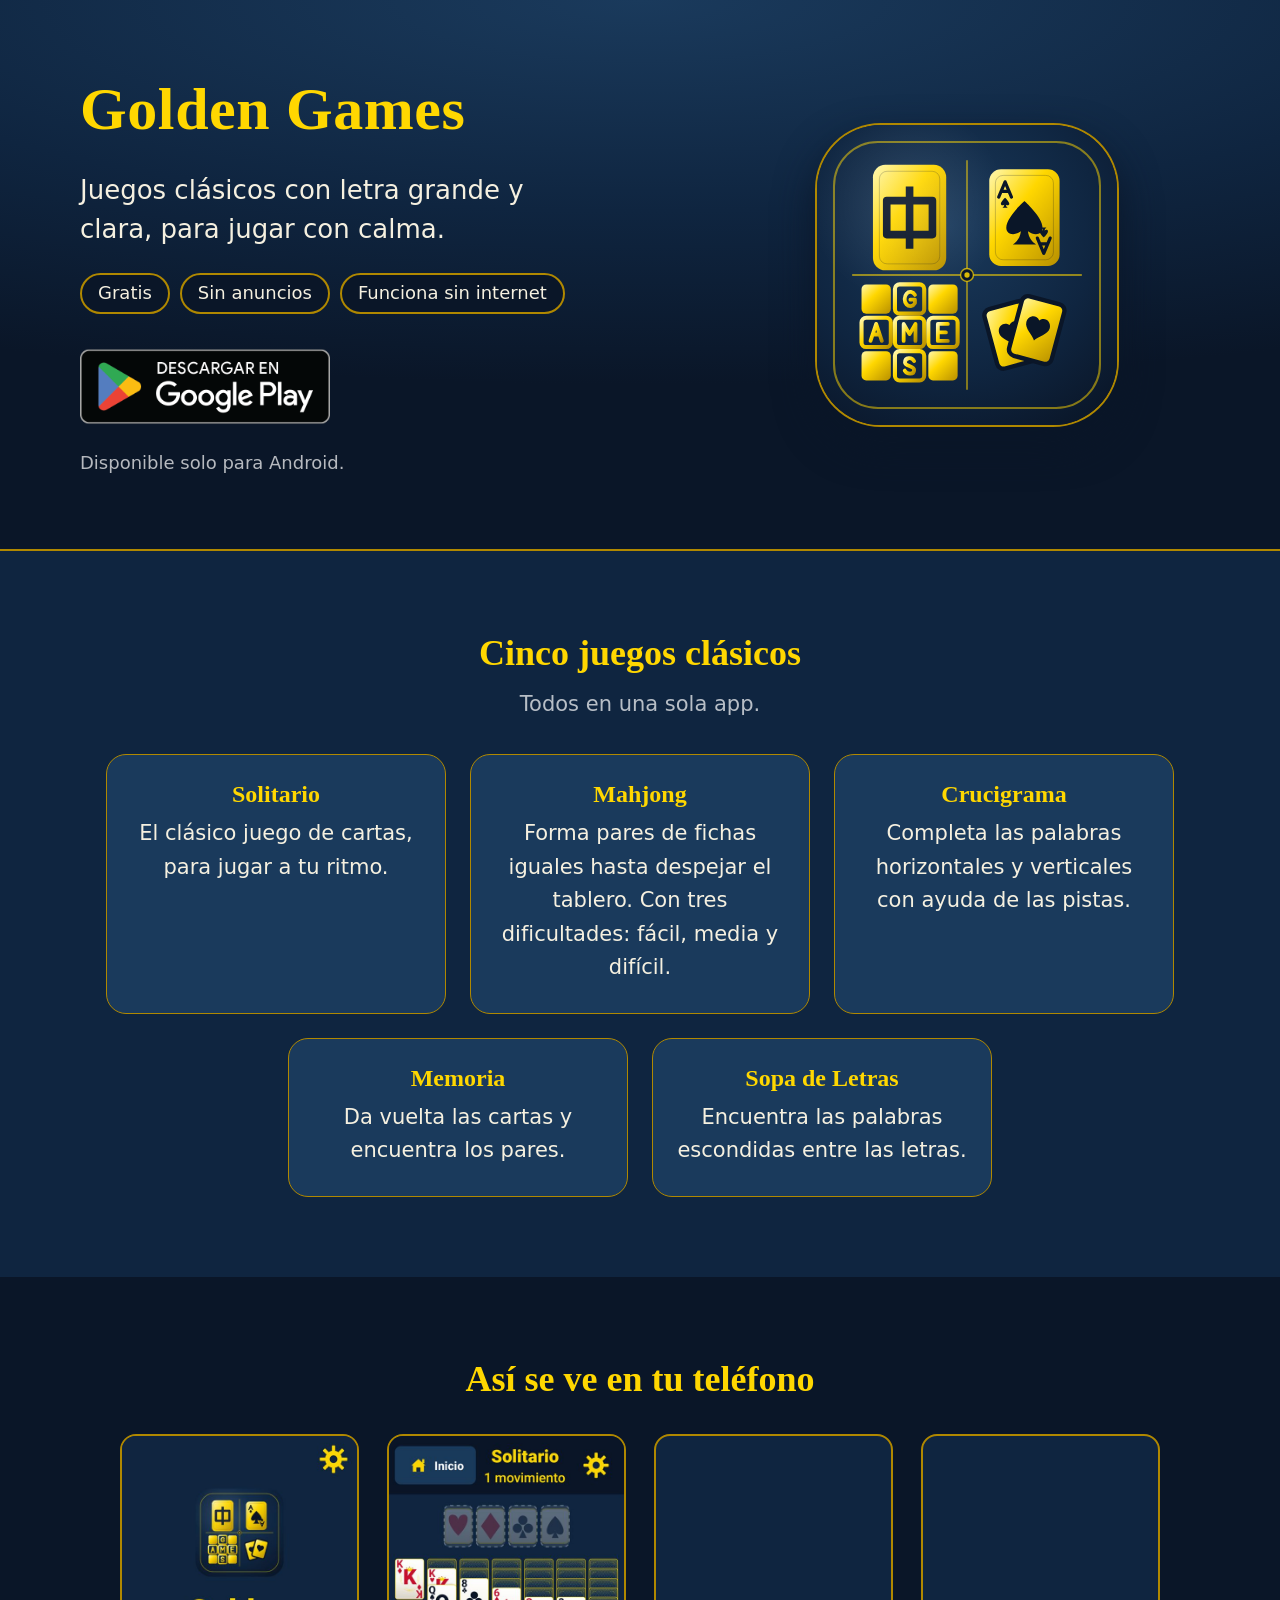
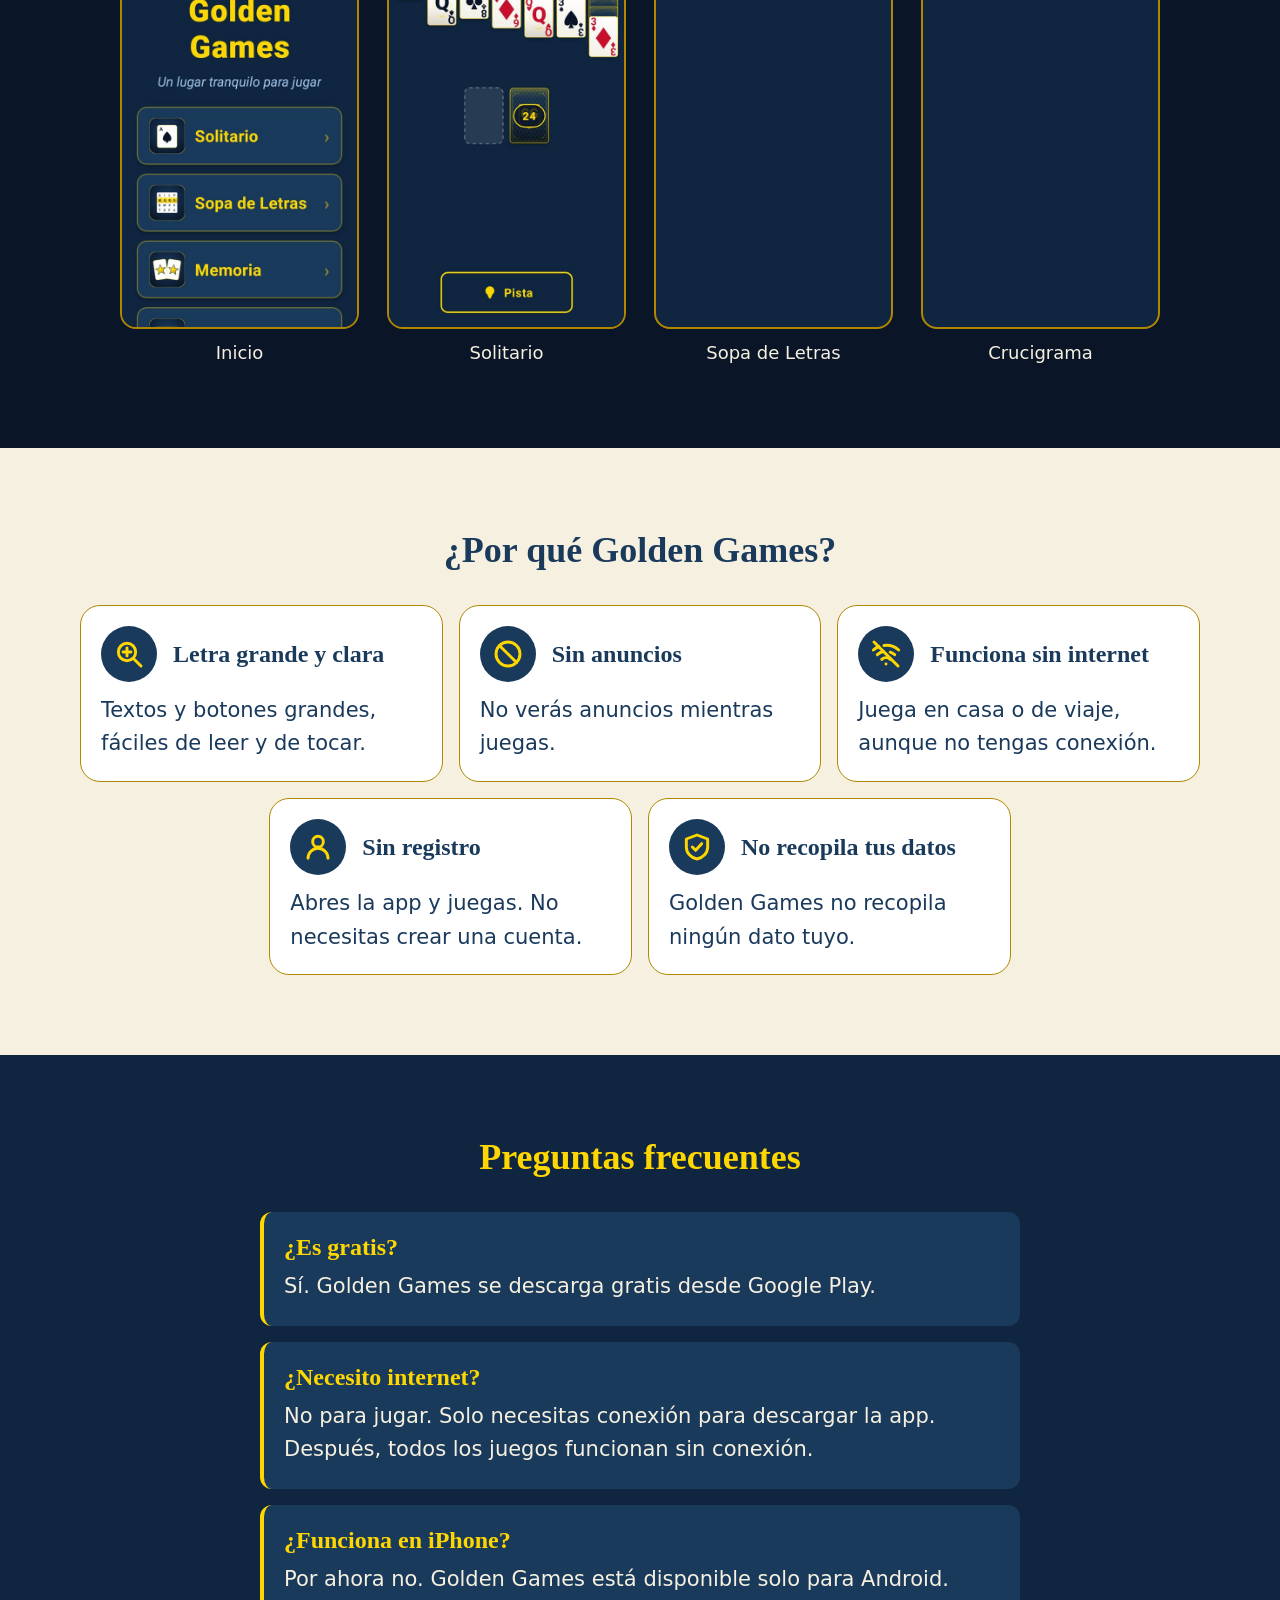
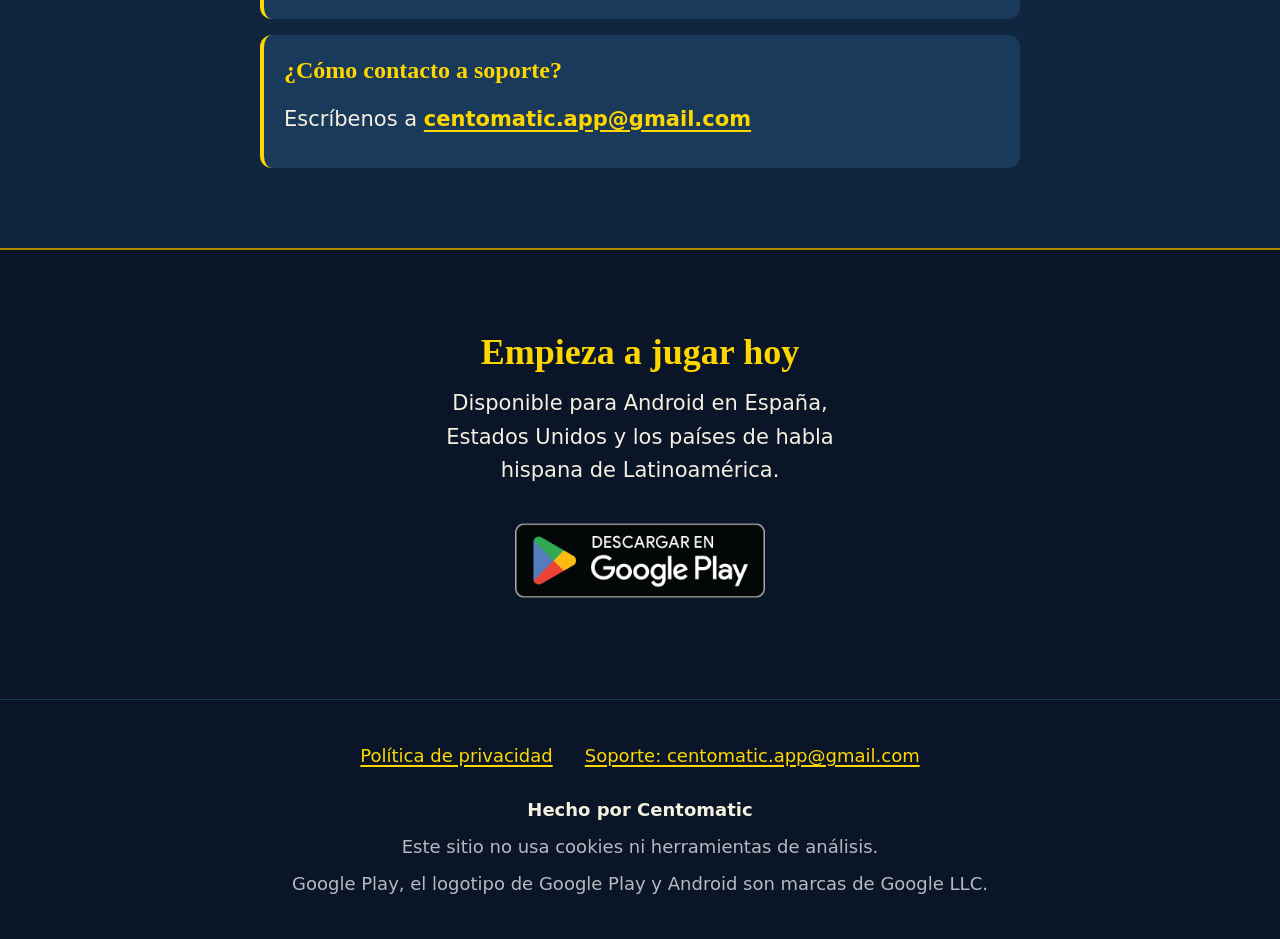
<file: index.html>
<!doctype html>
<!--
  ============================================================================
  GOLDEN GAMES LANDING: DOMAIN SWITCH CHECKLIST
  These absolute URLs use the github.io PREVIEW base:
      https://vcento.github.io/golden-games-web/
  When goldengamesapp.com is connected, replace that base with
      https://goldengamesapp.com/
  in exactly these places (see README.md, "Domain switch list"):
    1. index.html  <link rel="canonical">
    2. index.html  <meta property="og:url">
    3. index.html  <meta property="og:image">
    4. 404.html    "Volver al inicio" link
  Every other asset path in this site is relative and needs no change.
  The inline script below is pinned by a sha256 hash in the CSP meta tag:
  if you edit the script, update the hash (README.md, "Content Security Policy").
  ============================================================================
-->
<html lang="es">
<head>
  <meta charset="utf-8">
  <meta name="viewport" content="width=device-width, initial-scale=1">
  <meta http-equiv="Content-Security-Policy" content="default-src 'none'; img-src 'self'; style-src 'self'; script-src 'sha256-kfsaEcuBmhlzNtgVuKls9ykLgaK4520TQibT7t008xs='; base-uri 'none'; form-action 'none'">
  <title>Golden Games: juegos clásicos con letra grande y clara</title>
  <meta name="description" content="Solitario, Mahjong, Crucigrama, Memoria y Sopa de Letras para Android. Letra grande, sin anuncios y funciona sin internet. Gratis en Google Play.">
  <link rel="canonical" href="https://vcento.github.io/golden-games-web/">
  <meta name="theme-color" content="#0a1628">

  <meta property="og:type" content="website">
  <meta property="og:site_name" content="Golden Games">
  <meta property="og:locale" content="es_LA">
  <meta property="og:title" content="Golden Games: juegos clásicos con letra grande y clara">
  <meta property="og:description" content="Solitario, Mahjong, Crucigrama, Memoria y Sopa de Letras. Sin anuncios, funciona sin internet y sin registro. Gratis en Google Play para Android.">
  <meta property="og:url" content="https://vcento.github.io/golden-games-web/">
  <meta property="og:image" content="https://vcento.github.io/golden-games-web/assets/og-image.jpg">
  <meta property="og:image:type" content="image/jpeg">
  <meta property="og:image:width" content="1200">
  <meta property="og:image:height" content="630">
  <meta property="og:image:alt" content="Logo de Golden Games con el texto: Juegos clásicos con letra grande y clara, para jugar con calma.">
  <meta name="twitter:card" content="summary_large_image">

  <link rel="icon" href="assets/favicon-32.png" sizes="32x32" type="image/png">
  <link rel="icon" href="assets/icon-192.png" sizes="192x192" type="image/png">
  <link rel="apple-touch-icon" href="assets/apple-touch-icon.png">
  <link rel="stylesheet" href="assets/styles.css">
</head>
<body>
  <a class="skip-link" href="#contenido">Saltar al contenido</a>

  <header class="hero">
    <div class="wrap hero__inner">
      <img class="hero__logo" src="assets/golden-games-logo.svg" width="300" height="300" alt="Logo de Golden Games">
      <div class="hero__text">
        <h1>Golden Games</h1>
        <p class="hero__lead">Juegos clásicos con letra grande y clara, para jugar con calma.</p>
        <ul class="pills" aria-label="En resumen">
          <li>Gratis</li>
          <li>Sin anuncios</li>
          <li>Funciona sin internet</li>
        </ul>
        <div class="store">
          <a class="play-badge" data-play-link href="https://play.google.com/store/apps/details?id=com.centomatic.goldengames&amp;utm_source=landing&amp;utm_medium=web&amp;utm_campaign=sitio&amp;referrer=utm_source%3Dlanding%26utm_medium%3Dweb%26utm_campaign%3Dsitio">
            <img src="assets/google-play-badge-es-419.png" width="646" height="250" alt="Descargar en Google Play">
          </a>
          <p class="store__note">Disponible solo para Android.</p>
        </div>
      </div>
    </div>
  </header>

  <main id="contenido">
    <section class="section" id="juegos" aria-labelledby="juegos-titulo">
      <div class="wrap">
        <div class="section__head">
          <h2 id="juegos-titulo">Cinco juegos clásicos</h2>
          <p class="section__intro">Todos en una sola app.</p>
        </div>
        <ul class="games">
          <li class="game">
            <h3>Solitario</h3>
            <p>El clásico juego de cartas, para jugar a tu ritmo.</p>
          </li>
          <li class="game">
            <h3>Mahjong</h3>
            <p>Forma pares de fichas iguales hasta despejar el tablero. Con tres dificultades: fácil, media y difícil.</p>
          </li>
          <li class="game">
            <h3>Crucigrama</h3>
            <p>Completa las palabras horizontales y verticales con ayuda de las pistas.</p>
          </li>
          <li class="game">
            <h3>Memoria</h3>
            <p>Da vuelta las cartas y encuentra los pares.</p>
          </li>
          <li class="game">
            <h3>Sopa de Letras</h3>
            <p>Encuentra las palabras escondidas entre las letras.</p>
          </li>
        </ul>
      </div>
    </section>

    <section class="section section--deep" id="pantallas" aria-labelledby="pantallas-titulo">
      <div class="wrap">
        <div class="section__head">
          <h2 id="pantallas-titulo">Así se ve en tu teléfono</h2>
        </div>
        <ul class="gallery">
          <li>
            <figure>
              <img src="assets/screenshots/inicio.jpg" width="540" height="1128" loading="lazy" decoding="async" alt="Pantalla de inicio de Golden Games con los botones de Solitario, Sopa de Letras y Memoria">
              <figcaption>Inicio</figcaption>
            </figure>
          </li>
          <li>
            <figure>
              <img src="assets/screenshots/solitario.jpg" width="540" height="1128" loading="lazy" decoding="async" alt="Partida de Solitario en Golden Games">
              <figcaption>Solitario</figcaption>
            </figure>
          </li>
          <li>
            <figure>
              <img src="assets/screenshots/sopa-de-letras.jpg" width="540" height="1128" loading="lazy" decoding="async" alt="Partida de Sopa de Letras en Golden Games">
              <figcaption>Sopa de Letras</figcaption>
            </figure>
          </li>
          <li>
            <figure>
              <img src="assets/screenshots/crucigrama.jpg" width="540" height="1128" loading="lazy" decoding="async" alt="Partida de Crucigrama en Golden Games">
              <figcaption>Crucigrama</figcaption>
            </figure>
          </li>
        </ul>
      </div>
    </section>

    <section class="section band--ivory" id="por-que" aria-labelledby="porque-titulo">
      <div class="wrap">
        <div class="section__head">
          <h2 id="porque-titulo">¿Por qué Golden Games?</h2>
        </div>
        <ul class="features">
          <li class="feature">
            <span class="feature__icon" aria-hidden="true">
              <svg viewBox="0 0 24 24" focusable="false"><circle cx="10.5" cy="10.5" r="6.5"/><path d="M15.5 15.5 21 21"/><path d="M10.5 7.5v6M7.5 10.5h6"/></svg>
            </span>
            <h3>Letra grande y clara</h3>
            <p>Textos y botones grandes, fáciles de leer y de tocar.</p>
          </li>
          <li class="feature">
            <span class="feature__icon" aria-hidden="true">
              <svg viewBox="0 0 24 24" focusable="false"><circle cx="12" cy="12" r="9"/><path d="M5.6 5.6 18.4 18.4"/></svg>
            </span>
            <h3>Sin anuncios</h3>
            <p>No verás anuncios mientras juegas.</p>
          </li>
          <li class="feature">
            <span class="feature__icon" aria-hidden="true">
              <svg viewBox="0 0 24 24" focusable="false"><path d="M2.5 9a14 14 0 0 1 4-2.6"/><path d="M10.5 5.6A14 14 0 0 1 21.5 9"/><path d="M5.5 12.5a9 9 0 0 1 4.6-2.4"/><path d="M15.2 10.6a9 9 0 0 1 3.3 1.9"/><path d="M8.8 16a4.6 4.6 0 0 1 6.4 0"/><path d="M12 19.5h.01"/><path d="M3 3l18 18"/></svg>
            </span>
            <h3>Funciona sin internet</h3>
            <p>Juega en casa o de viaje, aunque no tengas conexión.</p>
          </li>
          <li class="feature">
            <span class="feature__icon" aria-hidden="true">
              <svg viewBox="0 0 24 24" focusable="false"><circle cx="12" cy="8" r="4"/><path d="M4.5 20.5a7.5 7.5 0 0 1 15 0"/></svg>
            </span>
            <h3>Sin registro</h3>
            <p>Abres la app y juegas. No necesitas crear una cuenta.</p>
          </li>
          <li class="feature">
            <span class="feature__icon" aria-hidden="true">
              <svg viewBox="0 0 24 24" focusable="false"><path d="M12 3l8 3v6c0 4.5-3.4 8.2-8 9-4.6-.8-8-4.5-8-9V6z"/><path d="M8.5 12l2.5 2.5 4.5-5"/></svg>
            </span>
            <h3>No recopila tus datos</h3>
            <p>Golden Games no recopila ningún dato tuyo.</p>
          </li>
        </ul>
      </div>
    </section>

    <section class="section" id="preguntas" aria-labelledby="faq-titulo">
      <div class="wrap">
        <div class="section__head">
          <h2 id="faq-titulo">Preguntas frecuentes</h2>
        </div>
        <div class="faq">
          <div class="faq__item">
            <h3>¿Es gratis?</h3>
            <p>Sí. Golden Games se descarga gratis desde Google Play.</p>
          </div>
          <div class="faq__item">
            <h3>¿Necesito internet?</h3>
            <p>No para jugar. Solo necesitas conexión para descargar la app. Después, todos los juegos funcionan sin conexión.</p>
          </div>
          <div class="faq__item">
            <h3>¿Funciona en iPhone?</h3>
            <p>Por ahora no. Golden Games está disponible solo para Android.</p>
          </div>
          <div class="faq__item">
            <h3>¿Cómo contacto a soporte?</h3>
            <p>Escríbenos a <a class="text-link" href="mailto:centomatic.app@gmail.com">centomatic.app@gmail.com</a></p>
          </div>
        </div>
      </div>
    </section>

    <section class="section cta" aria-labelledby="cta-titulo">
      <div class="wrap">
        <h2 id="cta-titulo">Empieza a jugar hoy</h2>
        <p>Disponible para Android en España, Estados Unidos y los países de habla hispana de Latinoamérica.</p>
        <a class="play-badge" data-play-link href="https://play.google.com/store/apps/details?id=com.centomatic.goldengames&amp;utm_source=landing&amp;utm_medium=web&amp;utm_campaign=sitio&amp;referrer=utm_source%3Dlanding%26utm_medium%3Dweb%26utm_campaign%3Dsitio">
          <img src="assets/google-play-badge-es-419.png" width="646" height="250" loading="lazy" decoding="async" alt="Descargar en Google Play">
        </a>
      </div>
    </section>
  </main>

  <footer class="site-footer">
    <div class="wrap">
      <nav class="footer-links" aria-label="Enlaces de privacidad y soporte">
        <a href="https://vcento.github.io/centomatic-legal/privacy-policy.html">Política de privacidad</a>
        <a href="mailto:centomatic.app@gmail.com">Soporte: centomatic.app@gmail.com</a>
      </nav>
      <p class="maker">Hecho por Centomatic</p>
      <p>Este sitio no usa cookies ni herramientas de análisis.</p>
      <p>Google Play, el logotipo de Google Play y Android son marcas de Google LLC.</p>
    </div>
  </footer>

  <script>
    (function () {
      // Ordered by importance: the referrer cap below drops tags from the end.
      var KEYS = ['utm_source', 'utm_campaign', 'utm_medium', 'utm_content'];
      var page = new URLSearchParams(window.location.search);
      var incoming = [];
      KEYS.forEach(function (key) {
        // Array.from cuts by code point, so an emoji is never split in half.
        var value = Array.from((page.get(key) || '').trim()).slice(0, 60).join('');
        if (value) incoming.push([key, value]);
      });
      if (!incoming.length) return;
      // Same tags in both formats: plain utm_* and the encoded referrer= string.
      var parts = incoming.map(function (pair) {
        return pair[0] + '=' + encodeURIComponent(pair[1]);
      });
      // Play caps the referrer string at 512 characters.
      while (parts.length > 1 && parts.join('&').length > 512) parts.pop();
      var referrer = parts.join('&');
      var links = document.querySelectorAll('a[data-play-link]');
      Array.prototype.forEach.call(links, function (link) {
        var url = new URL(link.href);
        KEYS.forEach(function (key) { url.searchParams.delete(key); });
        incoming.forEach(function (pair) { url.searchParams.set(pair[0], pair[1]); });
        url.searchParams.set('referrer', referrer);
        link.href = url.toString();
      });
    })();
  </script>
</body>
</html>
</file>
<file: assets/styles.css>
/* Golden Games landing. Palette "Casino Elegante" only. Mobile-first. */

:root {
  --navy: #0f2540;        /* container bg */
  --navy-deep: #0a1628;   /* header bg */
  --panel: #1a3a5c;       /* panel / card */
  --gold: #FFD700;
  --gold-dark: #B08800;
  --gold-light: #FFF8B0;
  --silver: #C0C0C0;
  --ivory: #f5f0e0;
  --white: #ffffff;
  --text-dark: #1a3a5c;
  --muted: rgba(255, 255, 255, 0.7);

  --font-body: system-ui, -apple-system, "Segoe UI", Roboto, "Noto Sans", "Helvetica Neue", Arial, sans-serif;
  --font-display: Georgia, "Noto Serif", "Times New Roman", serif;

  --gutter: 20px;
  --radius: 20px;
  color-scheme: dark;
}

*,
*::before,
*::after {
  box-sizing: border-box;
}

html {
  -webkit-text-size-adjust: 100%;
  text-size-adjust: 100%;
  scroll-behavior: smooth;
}

body {
  margin: 0;
  background: var(--navy);
  color: var(--ivory);
  font-family: var(--font-body);
  font-size: 1.25rem;          /* 20px */
  line-height: 1.6;
  overflow-wrap: break-word;
}

img,
svg {
  display: block;
  max-width: 100%;
}

img {
  height: auto;
}

h1,
h2,
h3 {
  font-family: var(--font-display);
  font-weight: 700;
  line-height: 1.25;
  margin: 0;
}

h2 {
  font-size: 1.875rem;         /* 30px */
  color: var(--gold);
}

h3 {
  font-size: 1.5rem;           /* 24px */
  color: var(--gold);
}

p {
  margin: 0;
}

ul {
  margin: 0;
  padding: 0;
  list-style: none;
}

a {
  color: var(--gold);
  text-underline-offset: 0.18em;
  text-decoration-thickness: 2px;
}

a:hover {
  color: var(--gold-light);
}

:focus-visible {
  outline: 3px solid var(--gold);
  outline-offset: 4px;
  border-radius: 6px;
}

.band--ivory :focus-visible {
  outline-color: var(--text-dark);
}

.wrap {
  width: min(100% - 2 * var(--gutter), 1120px);
  margin-inline: auto;
}

/* Skip link */
.skip-link {
  position: absolute;
  left: var(--gutter);
  top: -100px;
  z-index: 10;
  display: inline-flex;
  align-items: center;
  min-height: 48px;
  padding: 8px 20px;
  background: var(--gold);
  color: var(--navy-deep);
  font-weight: 700;
  border-radius: 12px;
  text-decoration: none;
}

.skip-link:focus {
  top: 12px;
  color: var(--navy-deep);
}

/* Hero */
.hero {
  background: radial-gradient(120% 70% at 50% 0%, var(--panel) 0%, var(--navy) 55%, var(--navy-deep) 100%);
  border-bottom: 2px solid var(--gold-dark);
  padding: 40px 0 48px;
  text-align: center;
}

.hero__inner {
  display: grid;
  gap: 24px;
  justify-items: center;
}

.hero__logo {
  width: 168px;
  height: 168px;
  border-radius: 36px;
  box-shadow: 0 0 0 2px var(--gold-dark), 0 18px 40px var(--navy-deep);
}

.hero h1 {
  font-size: 2.5rem;           /* 40px */
  color: var(--gold);
  letter-spacing: 0.01em;
}

.hero__lead {
  font-size: 1.375rem;         /* 22px */
  line-height: 1.5;
  max-width: 30ch;
  margin-inline: auto;
  color: var(--ivory);
}

.pills {
  display: flex;
  flex-wrap: wrap;
  justify-content: center;
  gap: 10px;
}

.pills li {
  border: 2px solid var(--gold-dark);
  border-radius: 999px;
  padding: 4px 16px;
  font-size: 1.125rem;         /* 18px */
  color: var(--ivory);
  background: var(--navy-deep);
}

.store {
  display: grid;
  gap: 14px;                   /* badge clear space: 1/4 of its height */
  justify-items: center;
}

.play-badge {
  display: inline-block;
  border-radius: 14px;
  line-height: 0;
}

.play-badge img {
  width: 250px;
  height: auto;
}

.store__note {
  font-size: 1.125rem;         /* 18px */
  color: var(--muted);
}

/* Sections */
.section {
  padding: 56px 0;
}

.section__head {
  text-align: center;
  margin-bottom: 32px;
}

.section__intro {
  margin-top: 12px;
  color: var(--muted);
}

/* Games */
.games {
  display: flex;
  flex-wrap: wrap;
  justify-content: center;
  gap: 24px;
}

.game {
  flex: 0 1 340px;
  background: var(--panel);
  border: 1px solid var(--gold-dark);
  border-radius: var(--radius);
  padding: 24px 20px 28px;
  text-align: center;
}

.game p {
  margin-top: 8px;
}

/* Screenshots */
.section--deep {
  background: var(--navy-deep);
}

/* One column on phones so app text stays readable. */
.gallery {
  display: grid;
  grid-template-columns: 1fr;
  gap: 28px;
  max-width: 280px;
  margin-inline: auto;
}

.gallery figure {
  margin: 0;
  text-align: center;
}

.gallery img {
  width: 100%;
  border-radius: 16px;
  border: 2px solid var(--gold-dark);
  background: var(--navy);
}

.gallery figcaption {
  margin-top: 10px;
  font-size: 1.125rem;         /* 18px */
  color: var(--ivory);
}

/* Why (ivory band) */
.band--ivory {
  background: var(--ivory);
  color: var(--text-dark);
}

.band--ivory h2,
.band--ivory h3 {
  color: var(--text-dark);
}

.features {
  display: grid;
  gap: 16px;
  max-width: 760px;
  margin-inline: auto;
}

.feature {
  display: grid;
  grid-template-columns: 56px 1fr;
  column-gap: 16px;
  row-gap: 12px;
  align-items: center;
  background: var(--white);
  border: 1px solid var(--gold-dark);
  border-radius: var(--radius);
  padding: 20px;
}

.feature__icon {
  width: 56px;
  height: 56px;
  border-radius: 50%;
  background: var(--panel);
  display: grid;
  place-items: center;
}

.feature__icon svg {
  width: 32px;
  height: 32px;
  stroke: var(--gold);
  fill: none;
  stroke-width: 2.2;
  stroke-linecap: round;
  stroke-linejoin: round;
}

.feature h3 {
  font-size: 1.5rem;
}

.feature p {
  grid-column: 1 / -1;
}

/* FAQ */
.faq {
  display: grid;
  gap: 16px;
  max-width: 760px;
  margin-inline: auto;
}

.faq__item {
  background: var(--panel);
  border-left: 4px solid var(--gold);
  border-radius: 12px;
  padding: 20px 20px 22px;
}

.faq__item p {
  margin-top: 8px;
}

.text-link {
  display: inline-block;
  padding-block: 10px;
  min-height: 48px;
  font-weight: 700;
}

/* Final call to action */
.cta {
  background: var(--navy-deep);
  border-top: 2px solid var(--gold-dark);
  text-align: center;
}

.cta p {
  max-width: 34ch;
  margin: 12px auto 24px;
}

/* Footer */
.site-footer {
  background: var(--navy-deep);
  border-top: 1px solid var(--panel);
  padding: 32px 0 40px;
  font-size: 1.125rem;         /* 18px */
  color: var(--muted);
  text-align: center;
}

.footer-links {
  display: flex;
  flex-wrap: wrap;
  justify-content: center;
  gap: 4px 24px;
  margin-bottom: 16px;
}

.footer-links a {
  display: inline-flex;
  align-items: center;
  min-height: 48px;
  padding-inline: 4px;
}

.site-footer p + p {
  margin-top: 8px;
}

.site-footer .maker {
  color: var(--ivory);
  font-weight: 700;
}

/* 404 */
.notfound {
  min-height: 100vh;
  display: grid;
  place-items: center;
  text-align: center;
  padding: 40px var(--gutter);
}

/* Larger screens */
@media (min-width: 600px) {
  .hero h1 {
    font-size: 3rem;           /* 48px */
  }

  h2 {
    font-size: 2.25rem;        /* 36px */
  }

  .gallery {
    grid-template-columns: repeat(2, 1fr);
    gap: 28px 20px;
    max-width: 560px;
  }

  .features {
    display: flex;
    flex-wrap: wrap;
    justify-content: center;
    max-width: none;
  }

  .feature {
    flex: 0 1 calc((100% - 16px) / 2);
    align-content: start;
  }
}

@media (min-width: 900px) {
  body {
    font-size: 1.3125rem;      /* 21px */
  }

  .hero {
    padding: 72px 0;
    text-align: left;
  }

  .hero__inner {
    grid-template-columns: 1.3fr 1fr;
    align-items: center;
    justify-items: start;
    gap: 48px;
  }

  .hero__logo {
    order: 2;
    justify-self: center;
    width: 300px;
    height: 300px;
    border-radius: 64px;
  }

  .hero__text {
    display: grid;
    gap: 24px;
    justify-items: start;
  }

  .hero h1 {
    font-size: 3.75rem;        /* 60px */
  }

  .hero__lead {
    margin-inline: 0;
    font-size: 1.625rem;       /* 26px */
  }

  .pills,
  .store {
    justify-content: start;
    justify-items: start;
  }

  .section {
    padding: 80px 0;
  }

  .gallery {
    grid-template-columns: repeat(4, 1fr);
    gap: 28px;
    max-width: 1040px;
  }

  .feature {
    flex-basis: calc((100% - 32px) / 3);
  }
}

@media (max-width: 899px) {
  .hero__text {
    display: grid;
    gap: 20px;
    justify-items: center;
  }
}

@media (prefers-reduced-motion: reduce) {
  html {
    scroll-behavior: auto;
  }

  *,
  *::before,
  *::after {
    animation: none !important;
    transition: none !important;
  }
}
</file>
